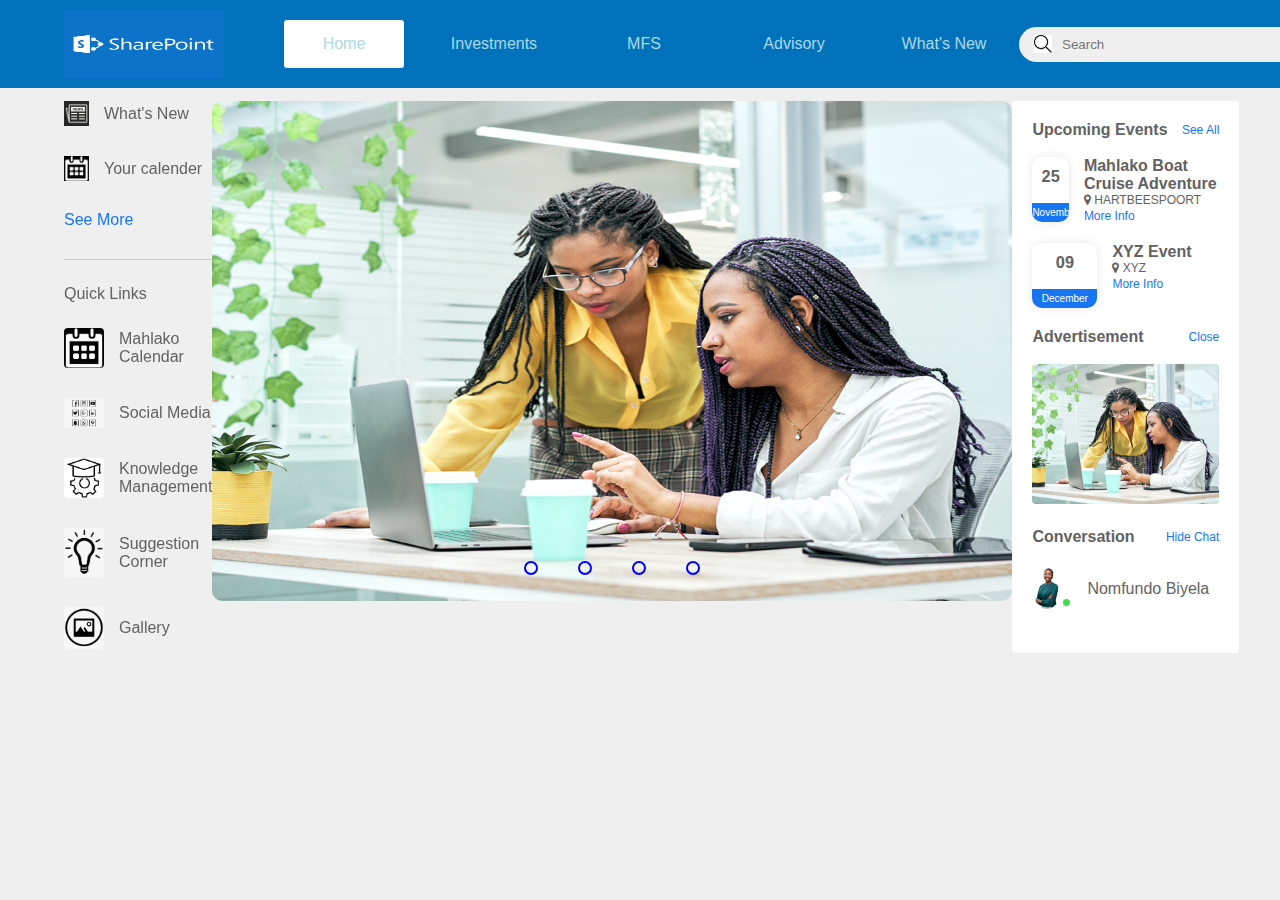
<file: index.html>
<!DOCTYPE html>
<html lang="en">
    <head>
        <meta charset="UTF-8">
        <meta http-equiv="X-UA-Compatible" content="IE=edge">
        <meta name="viewport" content="width=device-width, initial-scale=1.0">
        <title>SharePoint</title>
        <link rel="stylesheet" href="style.css">
        <link rel="stylesheet" href="https://cdnjs.cloudflare.com/ajax/libs/font-awesome/4.7.0/css/font-awesome.css" integrity="sha512-5A8nwdMOWrSz20fDsjczgUidUBR8liPYU+WymTZP1lmY9G6Oc7HlZv156XqnsgNUzTyMefFTcsFH/tnJE/+xBg==" crossorigin="anonymous" />
    </head>

    <body>
        <!--navigate start-->
        <nav>
            <div class="nav-left">
                <img src="images/logo.jpg" class="logo">
                <ul>
                    <!--<li><img src="images/notification.png" alt=""></li>-->
                    <div class="menu-bar">
                        <ul>
                            <li class="active"><a href="#">Home</a></li>
                            <li><a href="#">Investments</a></li>
                            <li><a href="#">MFS</a></li>
                            <li><a href="#">Advisory</a></li>
                            <li><a href="#">What's New</a>
                                <div class="sub-menu-1">
                                    <ul>
                                        <li><a href="#">News</a></li>
                                        <li class="hover-me"><a href="#">Team</a><i class="fa fa-angle-right"></i>
                                            <div class="sub-menu-2">
                                                <ul>
                                                    <li><a href="#">Team Member Joining</a></li>
                                                </ul>
                                            </div>
                                        </li>
                                        <li><a href="#">Fund</a></li>
                                    </ul>
                                </div>
                            </li>
                        </ul>
                </ul>
            </div>


            <div class="nav-right">
                <div class="search-box">
                    <img src="images/search.png">
                    <input type="text" placeholder="Search">
                </div>
                <div class="nav-user-icon online">
                    <img src="images/user.jpeg">
                </div>
            </div>
        </nav>
        <!--navigate end-->

        <!--container start-->
        <div class="container">
            <!-----------left side--------------->
            <div class="left-sidebar">
                <div class="imp-links">
                    <a href="#"><img src="images/news.png">What's New</a>
                    <a href="#"><img src="images/calendar.png">Your calender</a>
                    <a href="#">See More</a>
                </div>
                <div class="shortcut-links">
                    <p>Quick Links</p>
                    <a href="Calendar.html"><img src="images/calendar.png">Mahlako Calendar</a>
                    <a href="Social Media.html"><img src="images/social.png">Social Media</a>
                    <a href="Knowledge Management.html"><img src="images/kms.png">Knowledge Management</a>
                    <a href="Suggestions.html"><img src="images/suggestion.png">Suggestion Corner</a>
                    <a href="Gallery.html"><img src="images/gallery.png">Gallery</a>
                </div>
            </div>

            <!-----------main content--------------->
            <div class="main-content">

                
                <div class="write-post-container">
                    <div class="user-profile">
                        <!--<img src="images/3.png">-->
                        <div class="slider">
                            <div class="slides">
                      
                              <!--radio buttons start-->
                              <input type="radio" name="radio-btn" id="radio1">
                              <input type="radio" name="radio-btn" id="radio2">
                              <input type="radio" name="radio-btn" id="radio3">
                              <input type="radio" name="radio-btn" id="radio4">
                              <!--radio buttons end-->
                      
                              <!--slide images start-->
                              <div class="slide first">
                                <li><a href="https://www.mahlako.co.za/wp/empowering-young-individuals-working-at-mahlako/"><img src="images\1.png" alt=""></a></li>
                              </div>
                      
                              <div class="slide">
                                <li><a href="https://mahlakofs.co.za/mahlakoblogs/empowering-young-individuals/"><img src="images\2.png" alt=""></a></li>
                              </div>
                      
                              <div class="slide">
                                <li><a href="https://www.mahlako.co.za/wp/empowering-young-individuals/"><img src="images\3.png" alt=""></a></li>
                              </div>
                      
                              <div class="slide">
                                <li><a href="https://mahlakofs.co.za/mahlako-news/mahlako-energy-fund-pioneering-energy-investment-within-the-mining-sector-2/"><img src="images\4.jpg" alt=""></a></li>
                              </div>
                              <!--slide images end-->
                      
                              <!--auto navigation start-->
                              <div class="navigation-auto">
                                <div class="auto-btn1"></div>
                                <div class="auto-btn2"></div>
                                <div class="auto-btn3"></div>
                                <div class="auto-btn4"></div>
                              </div>
                              <!--auto navigation end-->
                      
                              <!--manual navigation start-->
                              <div class="navigation-man">
                                <label for="radio1" class="manual-btn"></label>
                                <label for="radio2" class="manual-btn"></label>
                                <label for="radio3" class="manual-btn"></label>
                                <label for="radio4" class="manual-btn"></label>
                              </div>
                              <!--manual navigation end-->
                            </div>
                          </div>
                               
                    </div>
                </div>


            </div>

            <!-----------right side--------------->
            <div class="right-sidebar">
                <!----------event------------>
                <div class="sidebar-title">
                    <h4>Upcoming Events</h4>
                    <a href="#">See All</a>
                </div>

                <div class="event">
                    <div class="left-event">
                        <h3>25</h3>
                        <span>November</span>
                    </div>

                    <div class="right-event">
                        <h4>Mahlako Boat Cruise Adventure</h4>
                        <p><i class="fa fa-map-marker" aria-hidden="true"></i> HARTBEESPOORT</p>
                        <a href="#">More Info</a>
                    </div>
                </div>

                <div class="event">
                    <div class="left-event">
                        <h3>09</h3>
                        <span>December</span>
                    </div>

                    <div class="right-event">
                        <h4>XYZ Event</h4>
                        <p><i class="fa fa-map-marker" aria-hidden="true"></i> XYZ</p>
                        <a href="#">More Info</a>
                    </div>
                </div>

                <!----------Ads------------>
                <div class="sidebar-title">
                    <h4>Advertisement</h4>
                    <a href="#">Close</a>
                </div>
                <img src="images/1.png" class="sidebar-ads">

                <!----------Conversations------------>
                <div class="sidebar-title">
                    <h4>Conversation</h4>
                    <a href="#">Hide Chat</a>
                </div>

                <div class="online-list">
                    <div class="online">
                        <img src="images/Nomfundo.jpg">
                    </div>
                    <p>Nomfundo Biyela</p>
                </div>

            </div>
        </div>
        <!--container end-->

        <!----------JS------------>
        <script type="text/javascript">
            var counter = 1;
            setInterval(function(){
              document.getElementById('radio' + counter).checked=true;
              counter++;
              if(counter > 4){
                counter = 1;
              }
            }, 5000);
          </script>
    </body>
</html>
</file>
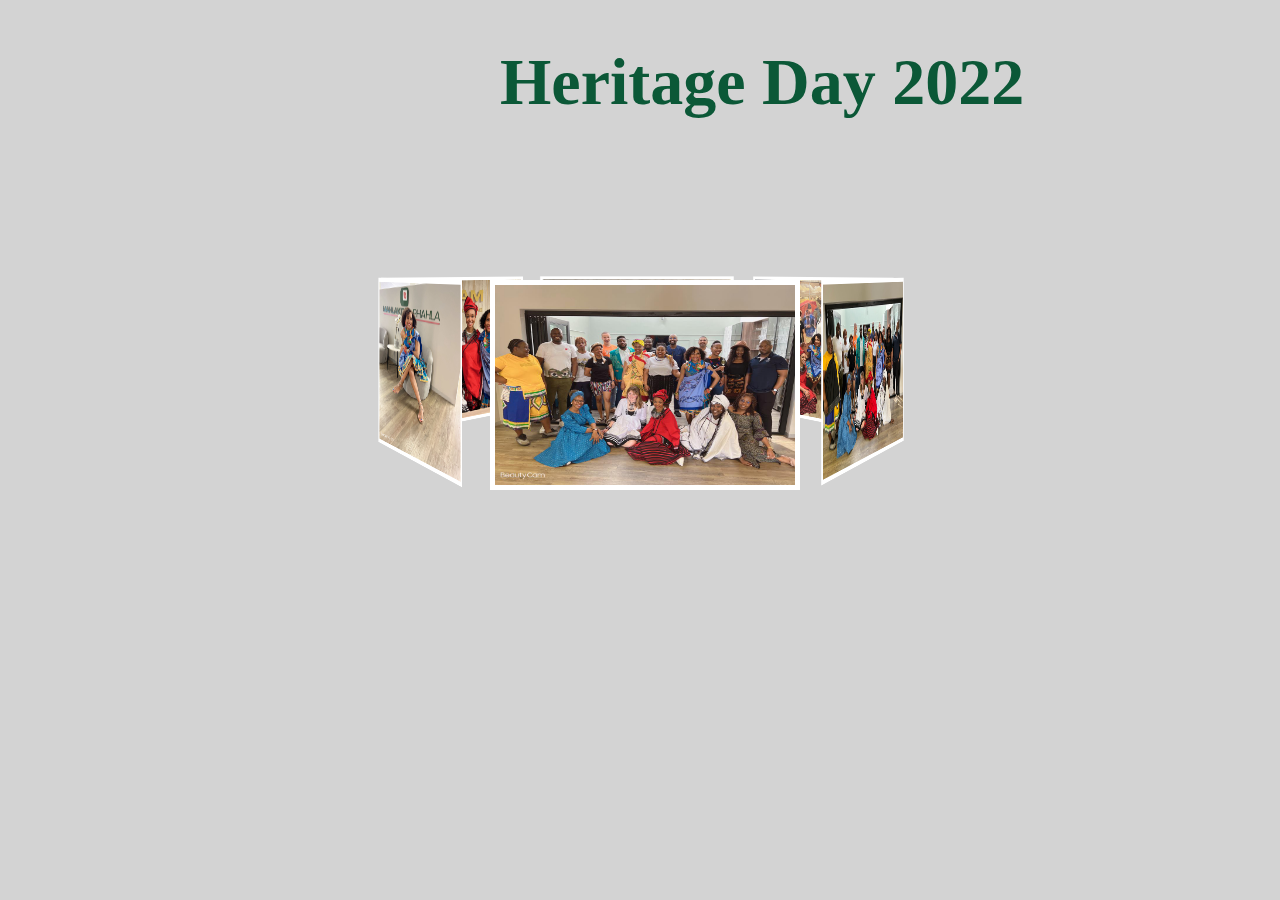
<file: Heritage.html>
<!DOCTYPE html>
<html lang="en" dir="ltr">
  <head>
    <meta name="viewport" content="width=device-width, initail-scale=1.0" charset="utf-8">
    <title>Heritage Day 2022</title>
    <link rel="stylesheet" href="gallery.css">
  </head>

  <body>
    <div class="header"><h1>Heritage Day 2022</h1></div>
    <div class="wrapper">
      <div class="img-area">
        <!--images start-->
        <div class="single-img img-one">
          <img src="images\heritage_2022\picture1.jpeg" alt="">
        </div>

        <div class="single-img img-two">
          <img src="images\heritage_2022\picture2.jpeg" alt="">
        </div>

        <div class="single-img img-three">
          <img src="images\heritage_2022\picture3.jpeg" alt="">
        </div>

        <div class="single-img img-four">
          <img src="images\heritage_2022\picture4.jpeg" alt="">
        </div>

        <div class="single-img img-five">
          <img src="images\heritage_2022\picture5.jpeg" alt="">
        </div>

        <div class="single-img img-six">
          <img src="images\heritage_2022\picture6.jpeg" alt="">
        </div>
        <!--images end-->
      </div>
    </div>
  </body>
</html>
</file>
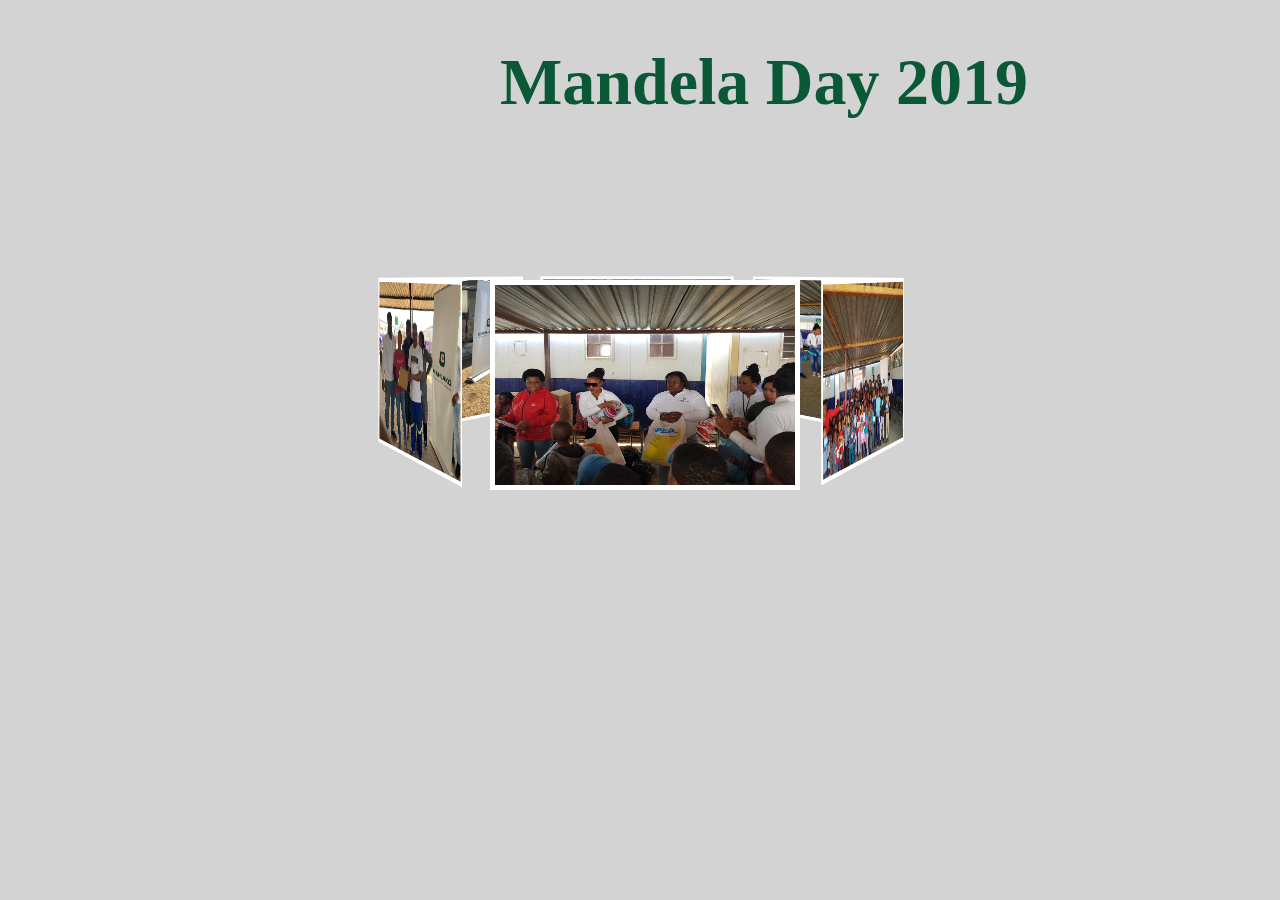
<file: Mandela.html>
<!DOCTYPE html>
<html lang="en" dir="ltr">
  <head>
    <meta name="viewport" content="width=device-width, initail-scale=1.0" charset="utf-8">
    <title>Mandela Day 2019</title>
    <link rel="stylesheet" href="gallery.css">
  </head>

  <body>
    <div class="header"><h1>Mandela Day 2019</h1></div>
    <div class="wrapper">
      <div class="img-area">
        <!--images start-->
        <div class="single-img img-one">
          <img src="images\mandeladay\picture1.jfif" alt="">
        </div>

        <div class="single-img img-two">
          <img src="images\mandeladay\picture2.jfif" alt="">
        </div>

        <div class="single-img img-three">
          <img src="images\mandeladay\picture3.jfif" alt="">
        </div>

        <div class="single-img img-four">
          <img src="images\mandeladay\picture4.jfif" alt="">
        </div>

        <div class="single-img img-five">
          <img src="images\mandeladay\picture5.jfif" alt="">
        </div>

        <div class="single-img img-six">
          <img src="images\mandeladay\picture6.jfif" alt="">
        </div>
        <!--images end-->
      </div>
    </div>
  </body>
</html>
</file>
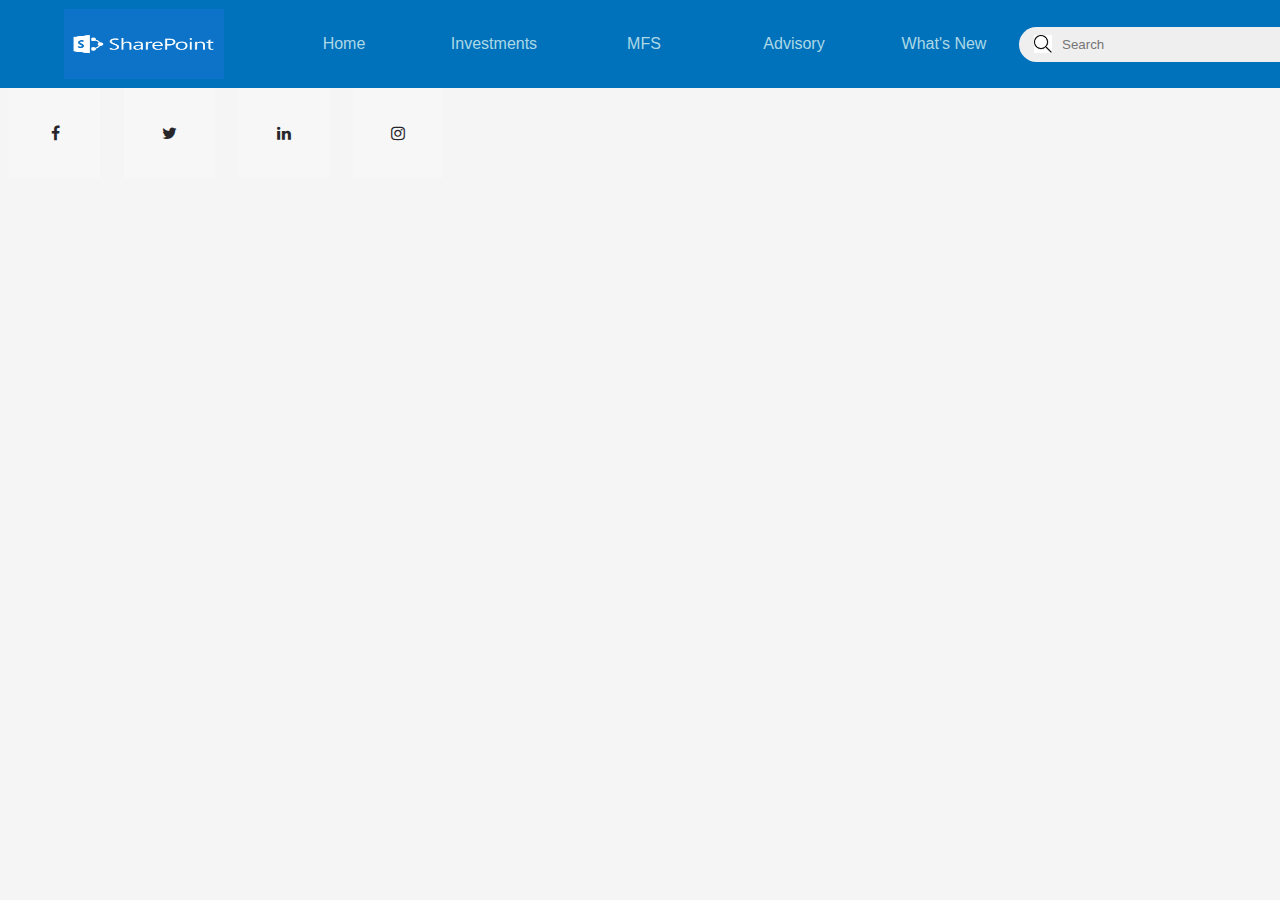
<file: Social Media.html>
<!DOCTYPE html>
<html>
    <head>
        <meta name="viewport" content="width=device-width, initail-scale=1" charset="utf-8">
        <link rel="stylesheet" href="https://cdnjs.cloudflare.com/ajax/libs/font-awesome/4.7.0/css/font-awesome.css" integrity="sha512-5A8nwdMOWrSz20fDsjczgUidUBR8liPYU+WymTZP1lmY9G6Oc7HlZv156XqnsgNUzTyMefFTcsFH/tnJE/+xBg==" crossorigin="anonymous" />
        <link rel="stylesheet" type="text/css" href="social.css">
    </head>

    <body>

         <!--navigate start-->
    <nav>
        <div class="nav-left">
            <img src="images/logo.jpg" class="logo">
            <ul>
                <!--<li><img src="images/notification.png" alt=""></li>-->
                <div class="menu-bar">
                    <ul>
                        <li><a href="index.html">Home</a></li>
                        <li><a href="#">Investments</a></li>
                        <li><a href="#">MFS</a></li>
                        <li><a href="#">Advisory</a></li>
                        <li><a href="#">What's New</a>
                            <div class="sub-menu-1">
                                <ul>
                                    <li><a href="#">News</a></li>
                                    <li class="hover-me"><a href="#">Team</a><i class="fa fa-angle-right"></i>
                                        <div class="sub-menu-2">
                                            <ul>
                                                <li><a href="#">Team Member Joining</a></li>
                                            </ul>
                                        </div>
                                    </li>
                                    <li><a href="#">Fund</a></li>
                                </ul>
                            </div>
                        </li>
                    </ul>
            </ul>
        </div>


        <div class="nav-right">
            <div class="search-box">
                <img src="images/search.png">
                <input type="text" placeholder="Search">
            </div>
            <div class="nav-user-icon online">
                <img src="images/user.jpeg">
            </div>
        </div>
    </nav>
    <!--navigate end-->

        <div class="social-btns">
            <a href="#">
                <span class="box">
                    <span class="face front">
                        <i class="fa fa-facebook"></i>
                    </span>

                    <span class="face bottom">
                        <i class="fa fa-facebook"></i>
                    </span>
                </span>
            </a>

            <a href="#">
                <span class="box">
                    <span class="face front">
                        <i class="fa fa-twitter"></i>
                    </span>

                    <span class="face bottom">
                        <i class="fa fa-twitter"></i>
                    </span>
                </span>
            </a>

            <a href="#">
                <span class="box">
                    <span class="face front">
                        <i class="fa fa-linkedin"></i>
                    </span>

                    <span class="face bottom">
                        <i class="fa fa-linkedin"></i>
                    </span>
                </span>
            </a>

            <a href="#">
                <span class="box">
                    <span class="face front">
                        <i class="fa fa-instagram"></i>
                    </span>

                    <span class="face bottom">
                        <i class="fa fa-instagram"></i>
                    </span>
                </span>
            </a>
        </div>
    </body>
</html>
</file>
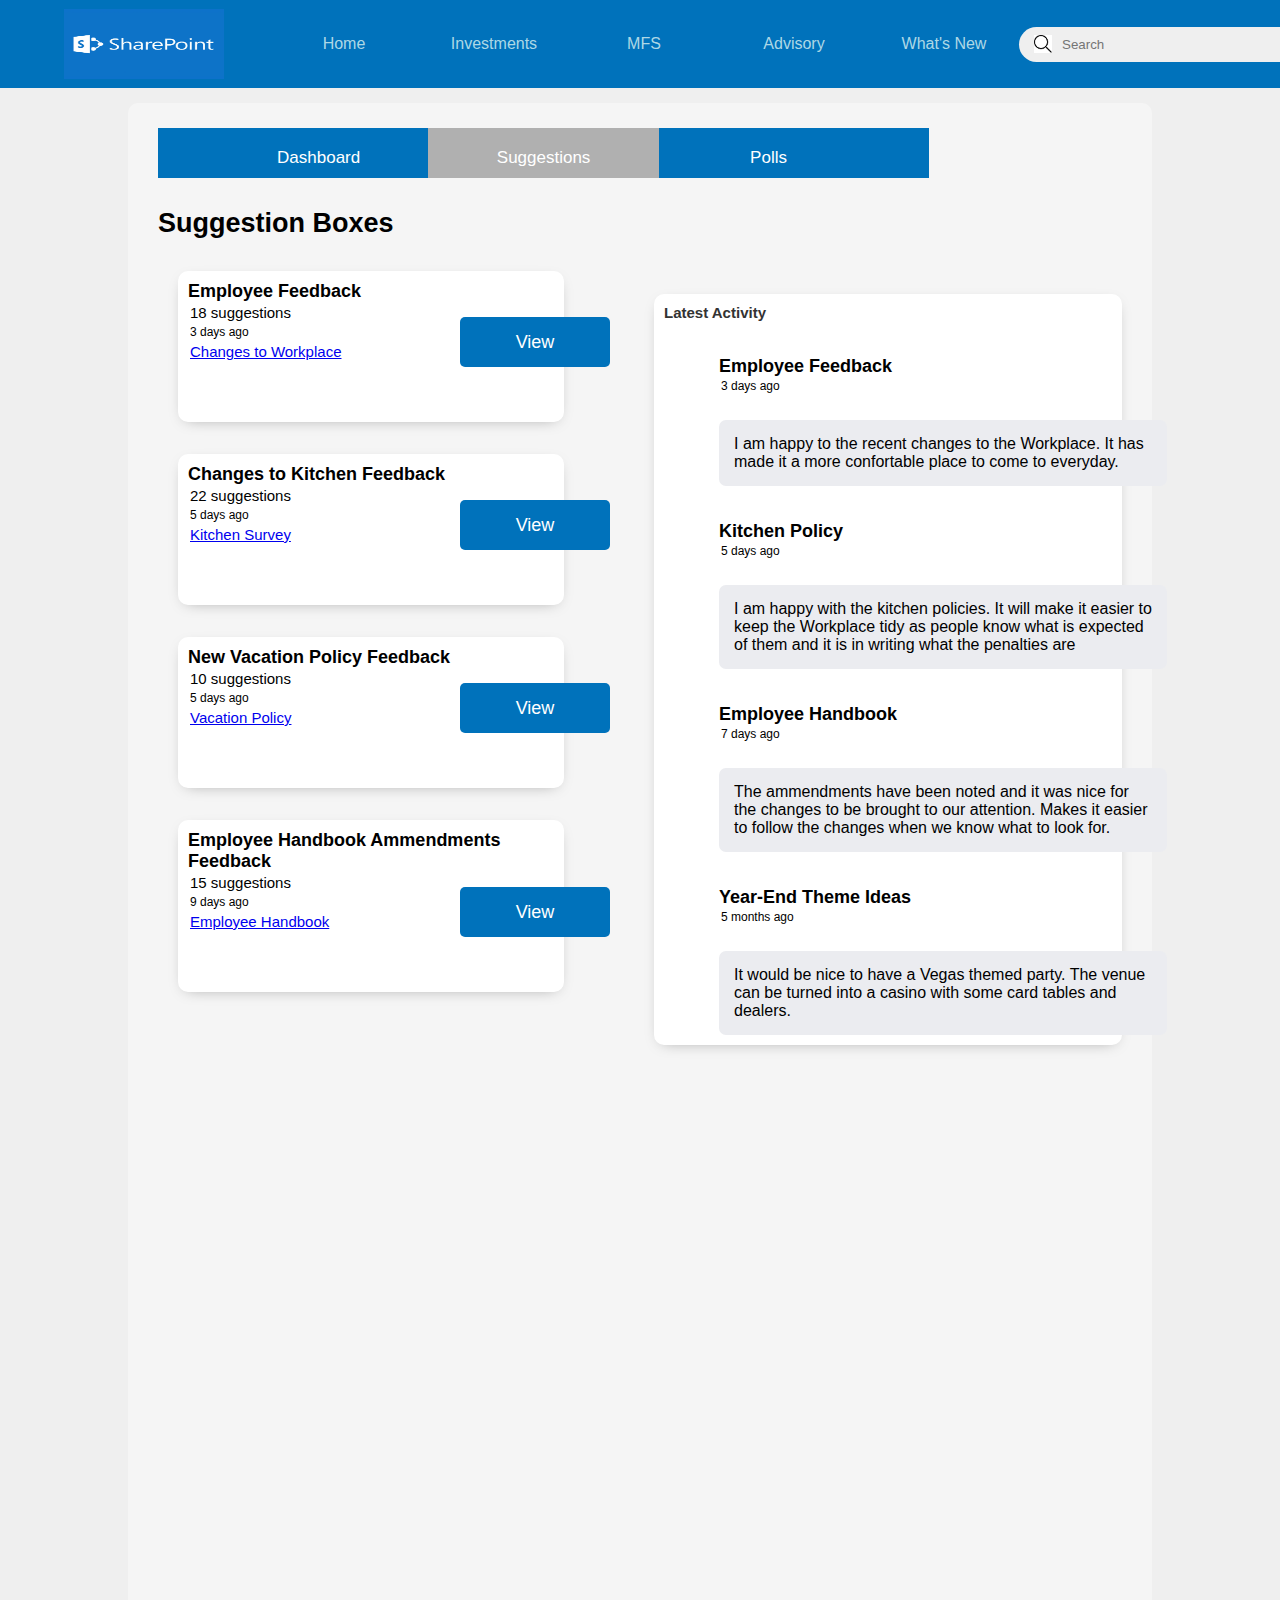
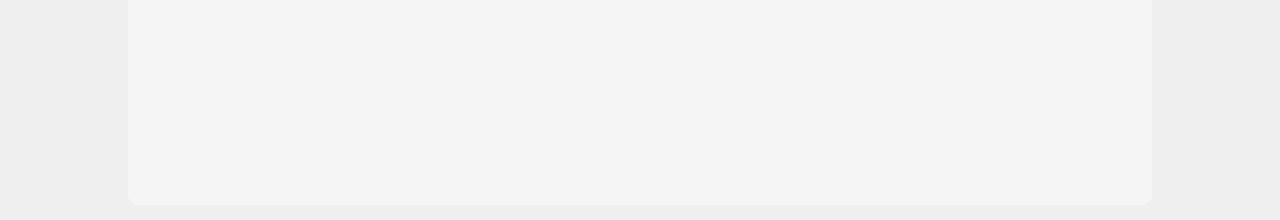
<file: Suggestions.html>
<!DOCTYPE html>
<html lang="en">
<link rel="stylesheet" href="suggestions.css">
<head>
    <meta charset="UTF-8">
    <meta name="viewport" content="width-device-width, initial-scale=1.0">
    <meta http-equiv="X-UA-Compatible" content="ie=edge">
    <title>Suggestion Form</title>
</head>
<body>
    <!--navigate start-->
    <nav>
        <div class="nav-left">
            <img src="images/logo.jpg" class="logo">
            <ul>
                <!--<li><img src="images/notification.png" alt=""></li>-->
                <div class="menu-bar">
                    <ul>
                        <li><a href="index.html">Home</a></li>
                        <li><a href="#">Investments</a></li>
                        <li><a href="#">MFS</a></li>
                        <li><a href="#">Advisory</a></li>
                        <li><a href="#">What's New</a>
                            <div class="sub-menu-1">
                                <ul>
                                    <li><a href="#">News</a></li>
                                    <li class="hover-me"><a href="#">Team</a><i class="fa fa-angle-right"></i>
                                        <div class="sub-menu-2">
                                            <ul>
                                                <li><a href="#">Team Member Joining</a></li>
                                            </ul>
                                        </div>
                                    </li>
                                    <li><a href="#">Fund</a></li>
                                </ul>
                            </div>
                        </li>
                    </ul>
            </ul>
        </div>


        <div class="nav-right">
            <div class="search-box">
                <img src="images/search.png">
                <input type="text" placeholder="Search">
            </div>
            <div class="nav-user-icon online">
                <img src="images/user.jpeg">
            </div>
        </div>
    </nav>
    <!--navigate end-->


    <div class="wrapper">
        <input type="radio" name="slider" id="dashboard" >
        <input type="radio" name="slider" id="suggestion" checked>
        <input type="radio" name="slider" id="polls" >
        <nav>
            <label for="dashboard" class="dashboard">Dashboard</label>
            <label for="suggestion" class="suggestion">Suggestions</label>
            <label for="polls" class="polls">Polls</label>
            <div class="slider"></div>
        </nav>

        <section>
            <!--Dashboard-->
            <div class="content content-1">
                <div class="title"><h2>My Dashboard</h2></div>
                
            </div>

            <!--Suggestion Box-->
            <div class="content content-2">
                <!--left side-->
                <div class="title"><h2>Suggestion Boxes</h2></div>
                <div class="container">
                    <div class="left">
                        <h3 class="name">Employee Feedback</h3>
                        <div class="suggest">18 suggestions</div>                  
                        <div class="days">3 days ago</div>
                        <div class="link"><a href="#">Changes to Workplace</a></div>
                        <div class="view"><button>View</button></div>
                    </div>
                </div>

                <div class="container">
                    <div class="left">
                        <h3 class="name">Changes to Kitchen Feedback</h3>
                        <div class="suggest">22 suggestions</div>                  
                        <div class="days">5 days ago</div>
                        <div class="link"><a href="#">Kitchen Survey</a></div>
                        <div class="view"><button>View</button></div>
                    </div>
                </div>

                <div class="container">
                    <div class="left">
                        <h3 class="name">New Vacation Policy Feedback</h3>
                        <div class="suggest">10 suggestions</div>                  
                        <div class="days">5 days ago</div>
                        <div class="link"><a href="#">Vacation Policy</a></div>
                        <div class="view"><button>View</button></div>
                    </div>
                </div>

                <div class="container">
                    <div class="left">
                        <h3 class="name">Employee Handbook Ammendments Feedback</h3>
                        <div class="suggest">15 suggestions</div>                  
                        <div class="days">9 days ago</div>
                        <div class="link"><a href="#">Employee Handbook</a></div>
                        <div class="view"><button>View</button></div>
                    </div>
                </div>

                <!--right side-->
                <div class="container-right">
                    <h5 class="name">Latest Activity</h5>
                    <div class="right">
                        <h3>Employee Feedback</h3>
                        <div class="days">3 days ago</div>
                        <p>I am happy to the recent changes to the Workplace.
                        It has made it a more confortable place to come to everyday.</p>                 
                    </div>

                    <div class="right">
                        <h3>Kitchen Policy</h3>
                        <div class="days">5 days ago</div>
                        <p>I am happy with the kitchen policies.
                        It will make it easier to keep the Workplace tidy as people know what is expected of them and it is in writing what the penalties are</p>                 
                    </div>

                    <div class="right">
                        <h3>Employee Handbook</h3>
                        <div class="days">7 days ago</div>
                        <p>The ammendments have been noted and it was nice for the changes to be brought to our attention.
                        Makes it easier to follow the changes when we know what to look for.
                        </p>                 
                    </div>

                    <div class="right">
                        <h3>Year-End Theme Ideas</h3>
                        <div class="days">5 months ago</div>
                        <p>It would be nice to have a Vegas themed party.
                        The venue can be turned into a casino with some card tables and dealers.</p>                 
                    </div>
                </div>
            </div>

            <!--Polls-->
            <div class="content content-3">
                <div class="title"><h2>Polls</h2></div>
                <div class="poll-container">
                    <div class="poll">
                        <div class="poll-left">
                            <div class="event-date">
                                <div class="chart">
                                    <img src="images/chart.jpg">
                                </div>
                                <div class="created">Created: 1 month ago</div>
                                <div class="last-activity">Last activity: 15 days ago</div>
                            </div>
                        </div>

                        <div class="poll-right">
                            <h3 class="poll-title">Topic 1</h3>
                            <p>Description of the topic</p>
                            <a href="#">Already Voted</a>
                        </div>
                    </div>
                </div>

                <div class="poll-container">
                    <div class="poll">
                        <div class="poll-left">
                            <div class="event-date">
                                <div class="chart">
                                    <img src="images/chart.jpg">
                                </div>
                                <div class="created">Created: 2 months ago</div>
                                <div class="last-activity">Last activity: 2 months ago</div>
                            </div>
                        </div>

                        <div class="poll-right">
                            <h3 class="poll-title">Topic 2</h3>
                            <p>Description of the topic</p>
                            <div class="want">
                                <a href="#">I want to Vote!</a>
                            </div>
                        </div>
                    </div>
                </div>

                <div class="poll-container">
                    <div class="poll">
                        <div class="poll-left">
                            <div class="event-date">
                                <div class="chart">
                                    <img src="images/chart.jpg">
                                </div>
                                <div class="created">Created: 9 months ago</div>
                                <div class="last-activity">Last activity: 25 days ago</div>
                            </div>
                        </div>

                        <div class="poll-right">
                            <h3 class="poll-title">Topic 3</h3>
                            <p>Description of the topic</p>
                            <div class="want">
                                <a href="#">I want to Vote!</a>
                            </div>
                        </div>
                    </div>
                </div>

                <div class="poll-container">
                    <div class="poll">
                        <div class="poll-left">
                            <div class="event-date">
                                <div class="chart">
                                    <img src="images/chart.jpg">
                                </div>
                                <div class="created">Created: 10 months ago</div>
                                <div class="last-activity">Last activity: 8 month ago</div>
                            </div>
                        </div>

                        <div class="poll-right">
                            <h3 class="poll-title">Topic 4</h3>
                            <p>Description of the topic</p>
                            <a href="#">Already Voted</a>
                        </div>
                    </div>
                </div>

                <div class="poll-container">
                    <div class="poll">
                        <div class="poll-left">
                            <div class="event-date">
                                <div class="chart">
                                    <img src="images/chart.jpg">
                                </div>
                                <div class="created">Created: 1 year ago</div>
                                <div class="last-activity">Last activity: 5 months ago</div>
                            </div>
                        </div>

                        <div class="poll-right">
                            <h3 class="poll-title">Topic 5</h3>
                            <p>Description of the topic</p>
                            <a href="#">Already Voted</a>
                        </div>
                    </div>
                </div>
                
                <div class="more">
                    <a href="#">More Polls</a>
                </div>
            </div>
        </section>
    </div>
</body>
</html>
</file>
<file: style.css>
*{
    margin: 0;
    padding: 0;
    font-family: 'poppins', sans-serif;
    box-sizing: border-box;
}

body{
    background: #efefef;
}

/*tab bar*/
nav{
    display: flex;
    align-items: center;
    justify-content: space-between;
    background: #0072bb;
    padding: 5px 5%;
    position: sticky;
    top: 0;
    z-index: 100;
}

.logo{
    width: 160px;
    height: 70px;
    margin-right: 45px;
}

.nav-left, .nav-right{
    display: flex;
    align-items: center;
}

.nav-left ul li{
    list-style: none;
    display: inline-block;
}

.nav-left ul li img{
    width: 28px;
    margin: 0 15px;
}

.menu-bar ul{
    display: inline-flex;
    list-style: none;
    color: white;
    text-align: center;
}

.menu-bar ul li{
    width: 120px;
    margin: 15px;
    padding: 15px;
}

.menu-bar ul li a {
    text-decoration: none;
    color: lightblue;
}

.active, .menu-bar ul li:hover{
    background: #fff;
    border-radius: 3px;
}

.sub-menu-1{
    display: none;
}

.menu-bar ul li:hover .sub-menu-1{
    display: block;
    position: absolute;
    background: #0072bb;
    margin-top: 15px;
    margin-left: -15px;
}

.menu-bar ul li:hover .sub-menu-1 ul{
    display: block;
    margin: 10px;
}

.menu-bar ul li:hover .sub-menu-1 ul li{
    width: 150px;
    padding: 10px;
    border-bottom: 1px dotted white;
    background: transparent;
    border-radius: 0;
    text-align: left;
}

.menu-bar ul li:hover .sub-menu-1 ul li:last-child{
    border-bottom: none;
}

.menu-bar ul li:hover .sub-menu-1 ul li a:hover{
    color: white;
}

.fa-angle-right{
    float: right;
}

.sub-menu-2{
    display: none;
}

.hover-me:hover .sub-menu-2{
    position: absolute;
    display: block;
    margin-top: -40px;
    margin-left: 140px;
    background: #0072bb;
}

.nav-user-icon img{
    width: 40px;
    border-radius: 50%;
    cursor: pointer;
}

.nav-user-icon{
    margin-left: 30px;
}

.search-box{
    background: #efefef;
    width: 350px;
    border-radius: 20px;
    display: flex;
    align-items: center;
    padding: 0 15px;
}

.search-box img{
    width: 18px;
}

.search-box input{
    width: 100%;
    background: transparent;
    padding: 10px;
    outline: none;
    border: 0;
}

.online{
    position: relative;
}
.online::after{
    content: '';
    width: 7px;
    height: 7px;
    border: 2px solid white;
    border-radius: 50%;
    background: #41db51;
    position: absolute;
    top: 0;
    right: 0;
}
/*tab bar*/

/*content*/
.container{
    display: flex;
    justify-content: space-between;
    padding: 13px 5%;
}

/*left*/
.left-sidebar{
    flex-basis: 25%;
    position: sticky;
    top: 70px;
    align-self: flex-start;
}       

.imp-links a, .shortcut-links a{
    text-decoration: none;
    display: flex;
    align-items: center;
    margin-bottom: 30px;
    color: #626262;
    width: fit-content;
}
.imp-links a img{
    width: 25px;
    margin-right: 15px;
}
.imp-links a:last-child{
    color: #1876f2;
}
.imp-links{
    border-bottom: 1px solid #ccc;
}
.shortcut-links a img{
    width: 40px;
    border-radius: 4px;
    margin-right: 15px;
}
.shortcut-links p{
    margin: 25px 0;
    color: #626262;
    font-weight: 500;
}

/*right*/
.right-sidebar{
    flex-basis: 25%;
    position: sticky;
    top: 70px;
    align-self: flex-start;
    background: white;
    padding: 20px;
    border-radius: 4px;
    color: #626262;
}

.sidebar-title{
    display: flex;
    align-items: center;
    justify-content: space-between;
    margin-bottom: 18px;
}
.right-sidebar h4{
    font-weight: 600;
    font-size: 16px;
}
.sidebar-title a{
    text-decoration: none;
    color: #1875f2;
    font-size: 12px;
}
.event{
    display: flex;
    font-size: 14px;
    margin-bottom: 20px;
}
.left-event{
    border-radius: 10px;
    height: 65px;
    width: 65px;
    margin-right: 15px;
    padding-top: 10px;
    text-align: center;
    position: relative;
    overflow: hidden;
    box-shadow: 0 0 10px rgba(0, 0, 0, 0.1);
}
.event p{
    font-size: 12px;
}
.event a{
    font-size: 12px;
    text-decoration: none;
    color: #1876f2;
}
.left-event span{
    position: absolute;
    bottom: 0;
    left: 0;
    width: 100%;
    background: #1875f2;
    color: white;
    font-size: 10px;
    padding: 4px 0;
}
.sidebar-ads{
    width: 100%;
    margin-bottom: 20px;
    border-radius: 4px;
}
.online-list{
    display: flex;
    align-items: center;
    margin-bottom: 20px;

}
.online-list .online img{
    width: 30px;
    border-radius: 50%;
}
.online-list .online{
    width: 40px;
    border-radius: 50%;
    margin-right: 15px;
}
.online-list .online::after{
    top: unset;
    bottom: 5px;
}

/*main*/

/*.main-content{
    flex-basis: 47%;
}

.write-post-container{
    width: 99%;
    background: white;
    border-radius: 6px;
    padding: 20px;
    columns: #626262;
}
.user-profile .slider{
    display: flex;
    align-items: center;
}
.user-profile img{
    width: 100%;
    margin-right: 10px;
}*/



.slider{
    width: 800px;
    height: 500px;
    border-radius: 10px;  
    overflow: hidden;
    flex-basis: 47%;
    align-items: center;
    position: relative;
  }
  
  .slides{
      width: 500%;
      height: 500px;
      display: flex;
  }
  
  .slides input{
      display: none;
  }
  
  .slide{
      width: 20%;
      transition: 2s;
      list-style: none;
  }
  
  .slide img{
      width: 800px;
      height: 500px;
  }
  
  /*css for manual navigation*/
  
  .navigation-man{
      position: absolute;
      width: 800px;
      margin-top: 460px;
      display: flex;
      justify-content: center;
  
  }
  
  .manual-btn{
      border: 2px solid blue;
      padding: 5px;
      border-radius: 10px;
      cursor: pointer;
      transition: 1s;
  }
  
  .manual-btn:not(:last-child){
      margin-right: 40px;
  }
  
  .manual-btn:hover{
      background: blue;
  }
  
  #radio1:checked ~ .first{
      margin-left: 0%;
  }
  
  #radio2:checked ~ .first{
      margin-left: -20%;
  }
  
  #radio3:checked ~ .first{
      margin-left: -40%;
  }
  
  #radio4:checked ~ .first{
      margin-right: -60%;
  }
  
  /*css for automatic navigation*/
  
  .navigation-auto{
      position: absolute;
      display: flex;
      width: 800px;
      justify-content: center;
      margin-top: 460px;
  }
  
  .navigation-auto div{
      background: 2px solid blue;
      padding: 5px;
      border-radius: 10px;
      transition: 1s;
  }
  
  .navigation-auto div:not(:last-child){
      margin-right: 40px;
  }
  
  #radio1:checked ~ .navigation-auto .auto-btn1{
      background: none;
  }
  
  #radio2:checked ~ .navigation-auto .auto-btn2{
      background: none;
  }
  
  #radio3:checked ~ .navigation-auto .auto-btn3{
      background: none;
  }
  
  #radio4:checked ~ .navigation-auto .auto-btn4{
      background: none;
  }
</file>
<file: gallery.css>
body{
    margin: 0;
    padding: 0;
    background:lightgrey;
}
.header{
    font-size: 33px;
    color: #0b5837;
    align-items: center;
    padding-left: 500px;
}

.wrapper{
    position: relative;
    width: 320px;
    margin: 150px auto;
    perspective: 1000px;
}

.img-area{
    position: absolute;
    width: 100%;
    height: 100%;
    transform-style: preserve-3d;
    transform: rotateY(-360deg) translateZ(-300px);
    animation: animate 40s steps(1000, end) infinite;
}

.single-img{
    position: absolute;
    top: 10px;
    left: 10px;
    width: 300px;
    height: 200px;
}

.single-img img{
    width: 300px;
    height: 200px;
    border: 5px solid white;
}

.single-img.img-one{
    transform: rotateY(0deg) translateZ(300px);
}

.single-img.img-two{
    transform: rotateY(60deg) translateZ(300px);
}

.single-img.img-three{
    transform: rotateY(120deg) translateZ(300px);
}

.single-img.img-four{
    transform: rotateY(180deg) translateZ(300px);
}

.single-img.img-five{
    transform: rotateY(240deg) translateZ(300px);
}

.single-img.img-six{
    transform: rotateY(300deg) translateZ(300px);
}

@keyframes animate{
    from{
        transform: rotateY(-360deg);
    }
    to{
        transform: rotateY(0deg);
    }
}
</file>
<file: social.css>
*{
    padding: 0;
    margin: 0;
    box-sizing: border-box;
    font-family: 'Poppins', sans-serif;
}

body{
    margin: 0;
    /*min-height: 100vh;
    display: flex;
    align-items: center;
    justify-content: center;*/
    background-color: whitesmoke;
}

/*tab bar*/
nav{
    display: flex;
    align-items: center;
    justify-content: space-between;
    background: #0072bb;
    padding: 5px 5%;
    position: sticky;
    top: 0;
    z-index: 100;
}

.logo{
    width: 160px;
    height: 70px;
    margin-right: 45px;
}

.nav-left, .nav-right{
    display: flex;
    align-items: center;
}

.nav-left ul li{
    list-style: none;
    display: inline-block;
}

.nav-left ul li img{
    width: 28px;
    margin: 0 15px;
}

.menu-bar ul{
    display: inline-flex;
    list-style: none;
    color: white;
    text-align: center;
}

.menu-bar ul li{
    width: 120px;
    margin: 15px;
    padding: 15px;
}

.menu-bar ul li a {
    text-decoration: none;
    color: lightblue;
}

.active, .menu-bar ul li:hover{
    background: #fff;
    border-radius: 3px;
}

.sub-menu-1{
    display: none;
}

.menu-bar ul li:hover .sub-menu-1{
    display: block;
    position: absolute;
    background: #0072bb;
    margin-top: 15px;
    margin-left: -15px;
}

.menu-bar ul li:hover .sub-menu-1 ul{
    display: block;
    margin: 10px;
}

.menu-bar ul li:hover .sub-menu-1 ul li{
    width: 150px;
    padding: 10px;
    border-bottom: 1px dotted white;
    background: transparent;
    border-radius: 0;
    text-align: left;
}

.menu-bar ul li:hover .sub-menu-1 ul li:last-child{
    border-bottom: none;
}

.menu-bar ul li:hover .sub-menu-1 ul li a:hover{
    color: white;
}

.fa-angle-right{
    float: right;
}

.sub-menu-2{
    display: none;
}

.hover-me:hover .sub-menu-2{
    position: absolute;
    display: block;
    margin-top: -40px;
    margin-left: 140px;
    background: #0072bb;
}

.nav-user-icon img{
    width: 40px;
    border-radius: 50%;
    cursor: pointer;
}

.nav-user-icon{
    margin-left: 30px;
}

.search-box{
    background: #efefef;
    width: 350px;
    border-radius: 20px;
    display: flex;
    align-items: center;
    padding: 0 15px;
}

.search-box img{
    width: 18px;
}

.search-box input{
    width: 100%;
    background: transparent;
    padding: 10px;
    outline: none;
    border: 0;
}

.online{
    position: relative;
}
.online::after{
    content: '';
    width: 7px;
    height: 7px;
    border: 2px solid white;
    border-radius: 50%;
    background: #41db51;
    position: absolute;
    top: 0;
    right: 0;
}
/*tab bar*/

.social-btns a{
    text-decoration: none;
    display: inline-block;
    margin: 0 10px;
    outline: none;
}

.social-btns .box{
    --box-size: 90px;
    display: block;
    height: var(--box-size);
    width: var(--box-size);
    position: relative;
    transform-style: preserve-3d;
    transform: translateZ(calc(var(--box-size) / 2));
    pointer-events: none;
    transition: transform 0.5s ease;
}

.social-btns a:hover .box{
    transform: translateZ(calc(var(--box-size) / 2))
    rotateX(90deg);
    
}

.social-btns .face{
    position: absolute;
    left: 0;
    top: 0;
    height: 100%;
    width: 100%;
    display: flex;
    align-items: center;
    justify-content: center;
}

.social-btns .front{
    background-color: hsl(0, 0%, 97%);
    color: hsl(240, 6%, 16%);
    transform: translateZ(calc(var(--box-size) / 2));
}

.social-btns .bottom{
    background-color: #0072bb;
    color: hsl(0, 0%, 97%);
    transform: translateY(50%) rotateX(-90deg);
}
</file>
<file: suggestions.css>
*{
    padding: 0;
    margin: 0;
    box-sizing: border-box;
    font-family: 'Poppins', sans-serif;
}

body{
    background: #efefef;
}

/*tab bar*/
nav{
    display: flex;
    align-items: center;
    justify-content: space-between;
    background: #0072bb;
    padding: 5px 5%;
    position: sticky;
    top: 0;
    z-index: 100;
}

.logo{
    width: 160px;
    height: 70px;
    margin-right: 45px;
}

.nav-left, .nav-right{
    display: flex;
    align-items: center;
}

.nav-left ul li{
    list-style: none;
    display: inline-block;
}

.nav-left ul li img{
    width: 28px;
    margin: 0 15px;
}

.menu-bar ul{
    display: inline-flex;
    list-style: none;
    color: white;
    text-align: center;
}

.menu-bar ul li{
    width: 120px;
    margin: 15px;
    padding: 15px;
}

.menu-bar ul li a {
    text-decoration: none;
    color: lightblue;
}

.active, .menu-bar ul li:hover{
    background: #fff;
    border-radius: 3px;
}

.sub-menu-1{
    display: none;
}

.menu-bar ul li:hover .sub-menu-1{
    display: block;
    position: absolute;
    background: #0072bb;
    margin-top: 15px;
    margin-left: -15px;
}

.menu-bar ul li:hover .sub-menu-1 ul{
    display: block;
    margin: 10px;
}

.menu-bar ul li:hover .sub-menu-1 ul li{
    width: 150px;
    padding: 10px;
    border-bottom: 1px dotted white;
    background: transparent;
    border-radius: 0;
    text-align: left;
}

.menu-bar ul li:hover .sub-menu-1 ul li:last-child{
    border-bottom: none;
}

.menu-bar ul li:hover .sub-menu-1 ul li a:hover{
    color: white;
}

.fa-angle-right{
    float: right;
}

.sub-menu-2{
    display: none;
}

.hover-me:hover .sub-menu-2{
    position: absolute;
    display: block;
    margin-top: -40px;
    margin-left: 140px;
    background: #0072bb;
}

.nav-user-icon img{
    width: 40px;
    border-radius: 50%;
    cursor: pointer;
}

.nav-user-icon{
    margin-left: 30px;
}

.search-box{
    background: #efefef;
    width: 350px;
    border-radius: 20px;
    display: flex;
    align-items: center;
    padding: 0 15px;
}

.search-box img{
    width: 18px;
}

.search-box input{
    width: 100%;
    background: transparent;
    padding: 10px;
    outline: none;
    border: 0;
}

.online{
    position: relative;
}
.online::after{
    content: '';
    width: 7px;
    height: 7px;
    border: 2px solid white;
    border-radius: 50%;
    background: #41db51;
    position: absolute;
    top: 0;
    right: 0;
}
/*tab bar*/

.wrapper{
    max-width: 80%;
    margin: 15px auto;
    background: whitesmoke;
    padding: 25px 30px 30px 30px;
    border-radius: 10px;
}

.wrapper nav{
    position: relative;
    height: 50px;
    width: 80%;
    display: flex;
    align-items: center;
}

.wrapper nav label{
    display: block;
    height: 100%;
    width: 100%;
    text-align: center;
    line-height: 50px;
    cursor: pointer;
    color: white;
    font-size: 17px;
    position: relative;
    z-index: 1;
    transition: all 0.3s ease;
}

#dashboard:checked ~ nav label.dashboard,
#suggestion:checked ~ nav label.suggestion,
#polls:checked ~ nav label.polls{
    color: white;
}

input[type="radio"]{
    display: none;
}

.wrapper nav .slider{
    position: absolute;
    height: 100%;
    width: 30%;
    background: #b0b0b0;
    border-radius: 1x;
    z-index: 0;
    left: 0;
    bottom: 0;
    transition: all 0.3s ease;
}

#suggestion:checked~nav .slider{
    left: 35%;
}

#polls:checked~nav .slider{
    left: 70%;
}

section .content{
    display: none;
}

#dashboard:checked~section .content-1{
    display: block;
}

#suggestion:checked~section .content-2{
    display: block;
}

#polls:checked~section .content-3{
    display: block;
}

/*suggestion list*/
section .content .title{
    font-size: 18px;
    font-weight: 500;
    margin: 30px 0 10px 0;
}

.container{
    max-width: 40%;
    margin: 0 20px;
    background: white;
    border-radius: 10px;
    height: auto;

}
.container h3.name{
    font-size: 18px;

}

/*left*/
.container .left{
    box-shadow: 0 4px 16px -8px rgba(0,0,0,0.4);
    border-radius: 10px;
    padding: 10px;
    margin: 32px 0;
    height: auto;
}
.container .left .suggest{
    font-size: 15px;
    padding: 2px;
}
.container .left .days{
    font-size: 12px;
    padding: 2px;
}

.container .left .link{
    font-size: 15px;
    padding: 2px;
}

.container .left button{
    /*float: right;*/
    position: relative;
    background: #0072bb;
    color: white;
    font-size: 18px;
    border: 0;
    outline: none;
    cursor: pointer;
    width: 150px;
    height: 50px;
    left: 17rem;
    top: -2.8rem;
    bottom: 0;
    /*margin: 20px auto 0;*/
    border-radius: 5px;
    align-content: center;
}

/*right*/
.container-right{
    position: relative;
    box-shadow: 0 4px 16px -8px rgba(0,0,0,0.4);
    border-radius: 10px;
    padding: 10px;
    max-width: 50%;
    background: white;
    border-radius: 10px;
    max-height: 100vh;
    margin-left: 31rem;
    top: -730px;
}

.container-right h5{
    font-size: 15px;
    color: #333;
}

.container-right h3{
    padding-top: 35px;
    font-size: 18px;
    margin-left: 55px;
}

.container-right .days{
    font-size: 12px;
    padding: 2px;
    margin-left: 55px;
}
.container-right p{
    padding: 15px;
    margin-top: 25px;
    margin-left: 55px;
    width: 28rem;
    background-color: #ebecf0;
    border-radius: 7px;
}


/*polls*/
.poll-container{
    max-width: 800px;
    margin: 0 auto;
    background-color: #ebecf0;

}
.poll-container .poll{
    box-shadow: 0 4px 16px -8px rgba(0, 0, 0, 0.4);
    display: flex;
    border-radius: 8px;
    margin: 32px 0;
}
.poll .poll-left{
    background: #0072bb;
    min-width: 82px;
    display: flex;
    align-items: center;
    justify-content: center;
    color: white;
    padding: 8px 48px;
    font-weight: bold;
    text-align: center;
    border-radius: 8px 0 0 8px;
}
.poll .chart img{
    width: 60px;
    height: 50px;
    border-radius: 50%;
    cursor: pointer;
}
.poll .poll-left .created{
    font-size: 10px;
    padding: 5px;
}

.poll .poll-left .last-activity{
    font-size: 12px;
    font-weight: normal;
}

.poll-right h3.poll-title{
    font-size: 25px;
    padding: 5px;
}
.poll-right p {
    font-size: 18px;
    padding: 5px;
}
.poll-right a{
    position: relative;
    text-decoration: none;
    padding: 10px;
    margin-left: 400px;
    top: -10px;
    font-size: 18px;
    font-weight: 300;
    background-color: green;
    color: white;
    border-radius: 5px;
}

.poll-right .want a{
    background-color: orangered;
}

.content-3 .more a{
    position: relative;
    text-decoration: none;
    margin-left: 50%;
    padding: 10px;
    font-size: 20px;
    font-weight: bold;
    color: white;
    background-color: #b0b0b0;
    border-radius: 5px;
}
</file>
